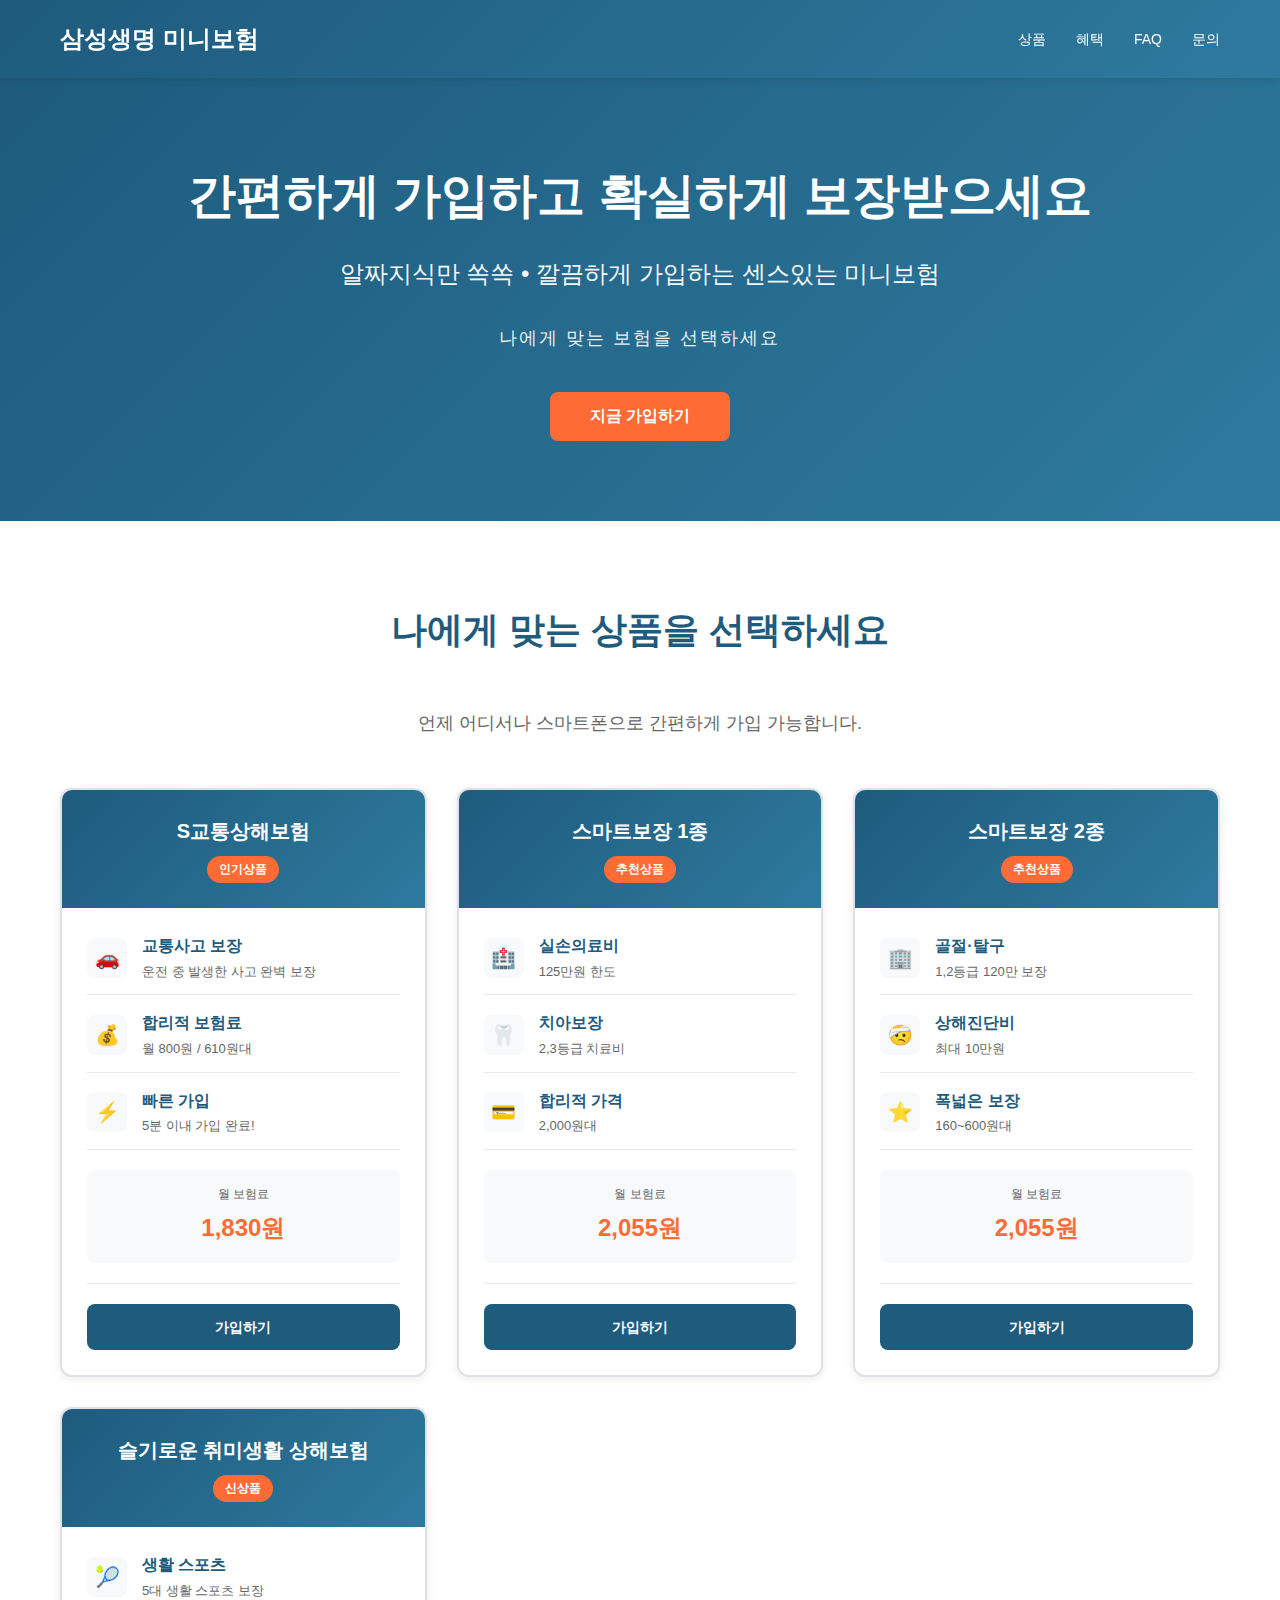
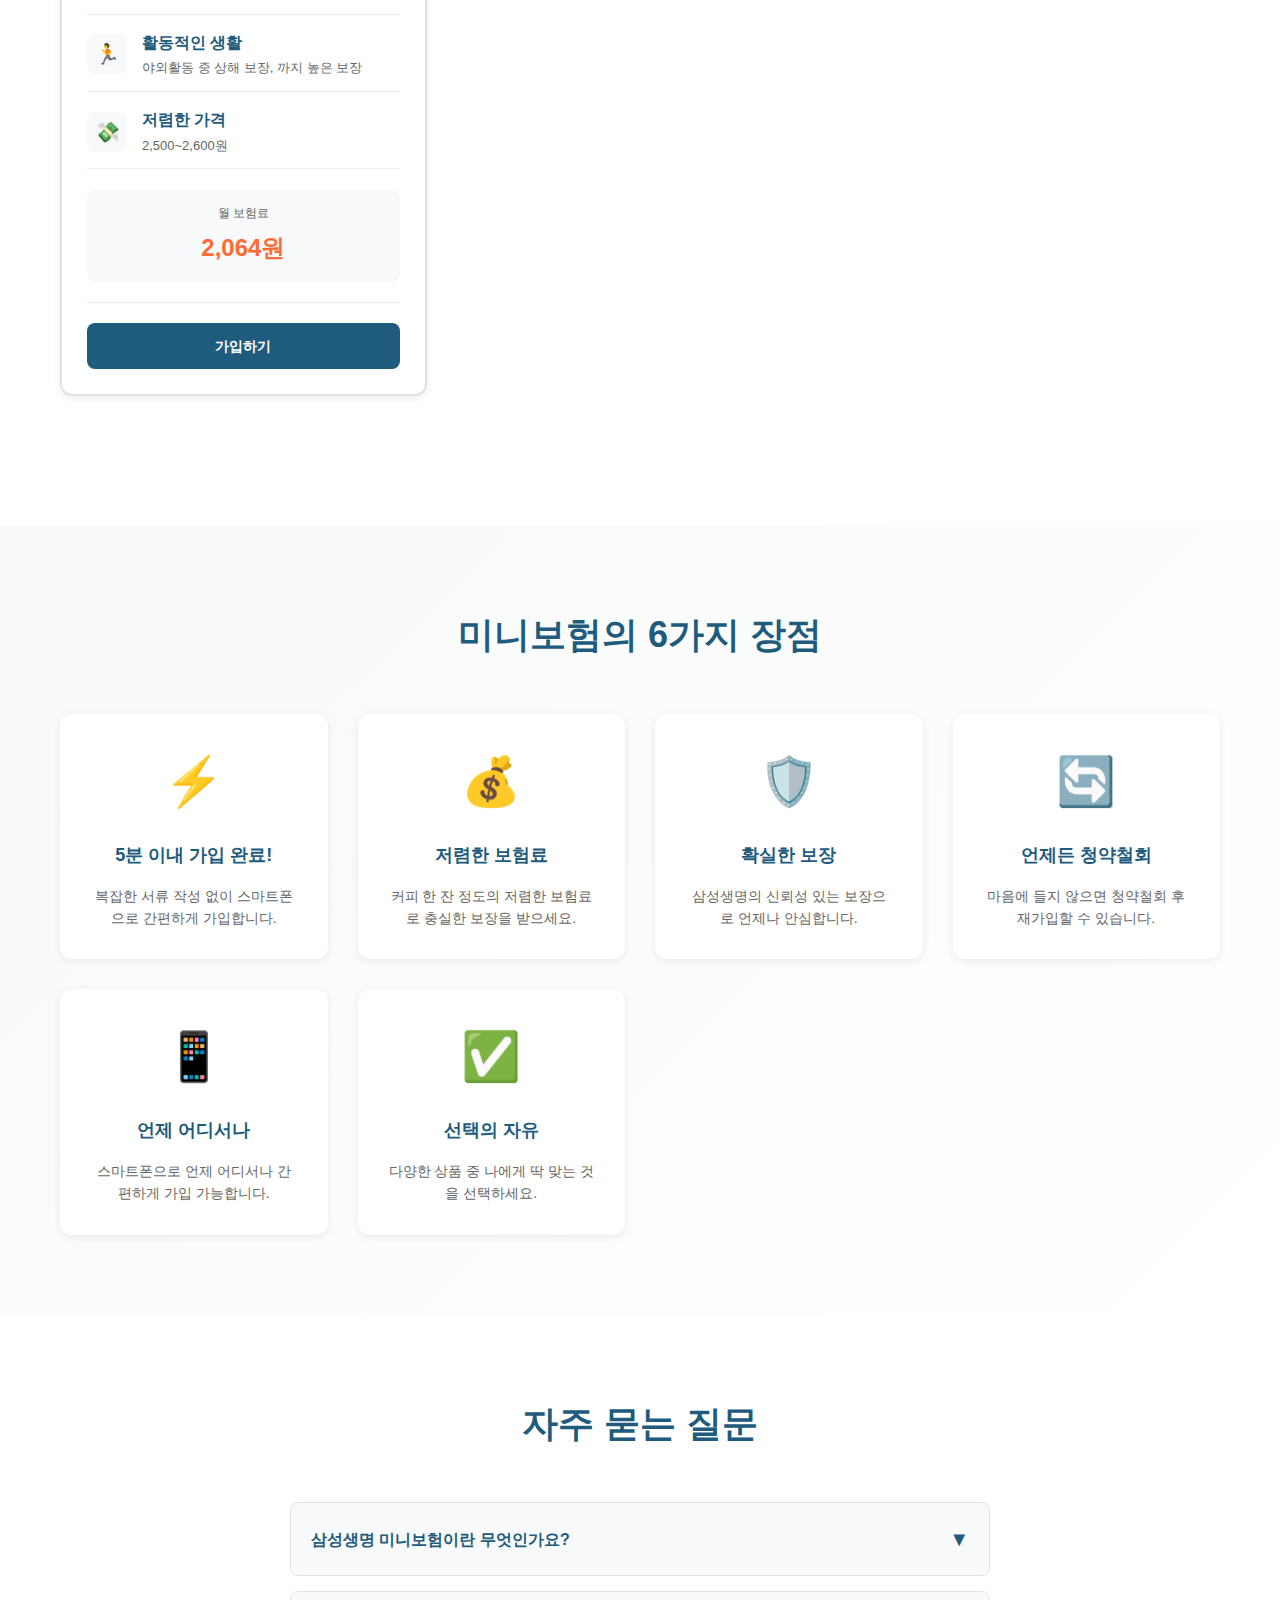
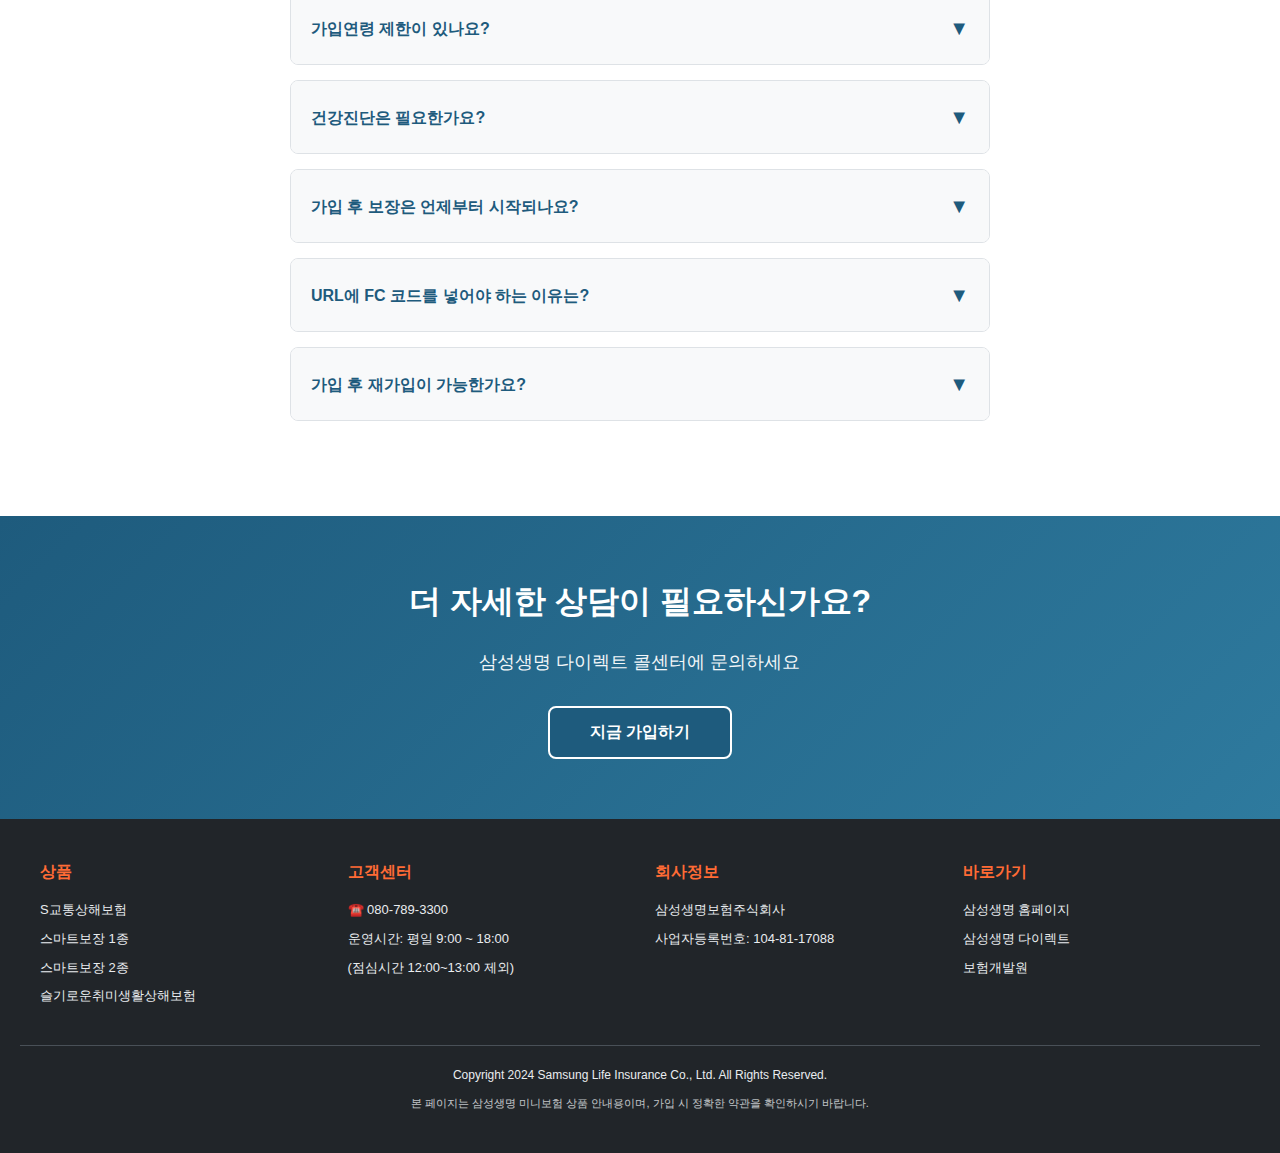
<file: index.html>
<!DOCTYPE html>
<html lang="ko">
<head>
    <meta charset="UTF-8">
    <meta name="viewport" content="width=device-width, initial-scale=1.0">
    <title>삼성생명 미니보험 - 간편하게 가입하세요</title>
    <style>
        :root {
            --color-primary: #1E5B7D;
            --color-primary-light: #2E7A9E;
            --color-primary-dark: #0D3A50;
            --color-accent: #FF6B35;
            --color-accent-light: #FF8C61;
            --color-success: #2ECC71;
            --color-gray-50: #F8F9FA;
            --color-gray-100: #E9ECEF;
            --color-gray-200: #DEE2E6;
            --color-gray-700: #495057;
            --color-gray-900: #212529;
            --color-white: #FFFFFF;
            --color-text: #333333;
            --color-text-light: #666666;
        }

        * {
            margin: 0;
            padding: 0;
            box-sizing: border-box;
        }

        body {
            font-family: 'Segoe UI', Tahoma, Geneva, Verdana, sans-serif;
            color: var(--color-text);
            background-color: var(--color-gray-50);
            line-height: 1.6;
        }

        header {
            background: linear-gradient(135deg, var(--color-primary) 0%, var(--color-primary-light) 100%);
            color: var(--color-white);
            padding: 20px 0;
            position: sticky;
            top: 0;
            z-index: 100;
            box-shadow: 0 2px 8px rgba(0, 0, 0, 0.1);
        }

        nav {
            max-width: 1200px;
            margin: 0 auto;
            padding: 0 20px;
            display: flex;
            justify-content: space-between;
            align-items: center;
        }

        .logo {
            font-size: 24px;
            font-weight: bold;
            color: var(--color-white);
        }

        nav ul {
            list-style: none;
            display: flex;
            gap: 30px;
            align-items: center;
        }

        nav a {
            color: var(--color-white);
            text-decoration: none;
            transition: opacity 0.3s;
            font-size: 14px;
        }

        nav a:hover {
            opacity: 0.8;
        }

        .hero {
            background: linear-gradient(135deg, var(--color-primary) 0%, var(--color-primary-light) 100%);
            color: var(--color-white);
            padding: 80px 20px;
            text-align: center;
        }

        .hero h1 {
            font-size: 48px;
            margin-bottom: 20px;
            font-weight: bold;
        }

        .hero .subtitle {
            font-size: 24px;
            margin-bottom: 30px;
            opacity: 0.95;
        }

        .hero .tagline {
            font-size: 18px;
            margin-bottom: 40px;
            opacity: 0.9;
            letter-spacing: 2px;
        }

        .btn {
            display: inline-block;
            padding: 14px 40px;
            background-color: var(--color-accent);
            color: var(--color-white);
            text-decoration: none;
            border-radius: 8px;
            font-size: 16px;
            font-weight: bold;
            transition: all 0.3s;
            border: none;
            cursor: pointer;
            text-align: center;
        }

        .btn:hover {
            background-color: var(--color-accent-light);
            transform: translateY(-3px);
            box-shadow: 0 8px 16px rgba(255, 107, 53, 0.3);
        }

        .btn-secondary {
            background-color: var(--color-primary);
            border: 2px solid var(--color-white);
        }

        .btn-secondary:hover {
            background-color: var(--color-white);
            color: var(--color-primary);
        }

        .container {
            max-width: 1200px;
            margin: 0 auto;
            padding: 0 20px;
        }

        .products {
            padding: 80px 20px;
            background-color: var(--color-white);
        }

        .section-title {
            text-align: center;
            font-size: 36px;
            margin-bottom: 50px;
            color: var(--color-primary);
            font-weight: bold;
        }

        .section-subtitle {
            text-align: center;
            font-size: 18px;
            color: var(--color-text-light);
            margin-bottom: 50px;
        }

        .products-grid {
            display: grid;
            grid-template-columns: repeat(auto-fit, minmax(280px, 1fr));
            gap: 30px;
            margin-bottom: 50px;
        }

        .product-card {
            background: var(--color-white);
            border: 2px solid var(--color-gray-200);
            border-radius: 12px;
            overflow: hidden;
            transition: all 0.3s;
            box-shadow: 0 2px 8px rgba(0, 0, 0, 0.08);
        }

        .product-card:hover {
            transform: translateY(-8px);
            box-shadow: 0 12px 24px rgba(0, 0, 0, 0.15);
            border-color: var(--color-primary);
        }

        .product-header {
            background: linear-gradient(135deg, var(--color-primary) 0%, var(--color-primary-light) 100%);
            color: var(--color-white);
            padding: 25px;
            text-align: center;
        }

        .product-header h3 {
            font-size: 20px;
            margin-bottom: 8px;
        }

        .product-badge {
            display: inline-block;
            background-color: var(--color-accent);
            color: var(--color-white);
            padding: 4px 12px;
            border-radius: 20px;
            font-size: 12px;
            font-weight: bold;
        }

        .product-body {
            padding: 25px;
        }

        .product-feature {
            display: flex;
            align-items: center;
            margin-bottom: 15px;
            padding-bottom: 12px;
            border-bottom: 1px solid var(--color-gray-100);
        }

        .product-feature:last-child {
            border-bottom: none;
            margin-bottom: 0;
        }

        .feature-icon {
            width: 40px;
            height: 40px;
            background-color: var(--color-gray-50);
            border-radius: 8px;
            display: flex;
            align-items: center;
            justify-content: center;
            margin-right: 15px;
            font-size: 20px;
            flex-shrink: 0;
        }

        .feature-text {
            flex: 1;
        }

        .feature-title {
            font-weight: bold;
            color: var(--color-primary);
            margin-bottom: 3px;
        }

        .feature-desc {
            font-size: 13px;
            color: var(--color-text-light);
        }

        .product-price {
            background-color: var(--color-gray-50);
            padding: 15px;
            border-radius: 8px;
            margin: 20px 0;
            text-align: center;
        }

        .price-label {
            font-size: 12px;
            color: var(--color-text-light);
            margin-bottom: 5px;
        }

        .price-value {
            font-size: 24px;
            font-weight: bold;
            color: var(--color-accent);
        }

        .product-footer {
            padding-top: 20px;
            border-top: 1px solid var(--color-gray-100);
        }

        .btn-signup {
            width: 100%;
            padding: 12px;
            background-color: var(--color-primary);
            color: var(--color-white);
            border: none;
            border-radius: 8px;
            font-size: 14px;
            font-weight: bold;
            cursor: pointer;
            transition: all 0.3s;
            text-decoration: none;
            display: block;
            text-align: center;
        }

        .btn-signup:hover {
            background-color: var(--color-primary-dark);
        }

        .benefits {
            background: linear-gradient(135deg, var(--color-gray-50) 0%, var(--color-white) 100%);
            padding: 80px 20px;
        }

        .benefits-grid {
            display: grid;
            grid-template-columns: repeat(auto-fit, minmax(250px, 1fr));
            gap: 30px;
        }

        .benefit-item {
            background: var(--color-white);
            padding: 30px;
            border-radius: 12px;
            text-align: center;
            box-shadow: 0 2px 8px rgba(0, 0, 0, 0.08);
        }

        .benefit-icon {
            font-size: 48px;
            margin-bottom: 20px;
        }

        .benefit-item h3 {
            font-size: 18px;
            margin-bottom: 15px;
            color: var(--color-primary);
        }

        .benefit-item p {
            color: var(--color-text-light);
            font-size: 14px;
            line-height: 1.6;
        }

        .faq {
            padding: 80px 20px;
            background-color: var(--color-white);
        }

        .faq-container {
            max-width: 700px;
            margin: 0 auto;
        }

        .faq-item {
            border: 1px solid var(--color-gray-200);
            border-radius: 8px;
            margin-bottom: 15px;
            overflow: hidden;
        }

        .faq-question {
            background-color: var(--color-gray-50);
            padding: 20px;
            cursor: pointer;
            display: flex;
            justify-content: space-between;
            align-items: center;
            font-weight: bold;
            color: var(--color-primary);
            user-select: none;
            transition: all 0.3s;
        }

        .faq-question:hover {
            background-color: var(--color-gray-100);
        }

        .faq-answer {
            padding: 20px;
            background-color: var(--color-white);
            display: none;
            color: var(--color-text-light);
        }

        .faq-answer.active {
            display: block;
        }

        .faq-toggle {
            font-size: 20px;
            transition: transform 0.3s;
        }

        .faq-toggle.active {
            transform: rotate(180deg);
        }

        .cta {
            background: linear-gradient(135deg, var(--color-primary) 0%, var(--color-primary-light) 100%);
            color: var(--color-white);
            padding: 60px 20px;
            text-align: center;
        }

        .cta h2 {
            font-size: 32px;
            margin-bottom: 20px;
        }

        .cta p {
            font-size: 18px;
            margin-bottom: 30px;
            opacity: 0.95;
        }

        footer {
            background-color: var(--color-gray-900);
            color: var(--color-white);
            padding: 40px 20px;
            text-align: center;
        }

        .footer-content {
            max-width: 1200px;
            margin: 0 auto;
            display: grid;
            grid-template-columns: repeat(auto-fit, minmax(200px, 1fr));
            gap: 30px;
            margin-bottom: 30px;
            text-align: left;
        }

        .footer-section h4 {
            margin-bottom: 15px;
            color: var(--color-accent);
        }

        .footer-section p,
        .footer-section a {
            color: var(--color-gray-100);
            font-size: 13px;
            text-decoration: none;
            margin-bottom: 8px;
            display: block;
        }

        .footer-section a:hover {
            color: var(--color-accent);
        }

        .footer-bottom {
            border-top: 1px solid var(--color-gray-700);
            padding-top: 20px;
            font-size: 12px;
            color: var(--color-gray-100);
        }

        @media (max-width: 768px) {
            .hero h1 {
                font-size: 32px;
            }
            .hero .subtitle {
                font-size: 18px;
            }
            .section-title {
                font-size: 28px;
            }
            nav ul {
                gap: 15px;
            }
            .products-grid {
                grid-template-columns: 1fr;
            }
            .benefits-grid {
                grid-template-columns: 1fr;
            }
        }
    </style>
</head>
<body>
    <!-- Header Navigation -->
    <header>
        <nav>
            <div class="logo">삼성생명 미니보험</div>
            <ul>
                <li><a href="#products">상품</a></li>
                <li><a href="#benefits">혜택</a></li>
                <li><a href="#faq">FAQ</a></li>
                <li><a href="#contact">문의</a></li>
            </ul>
        </nav>
    </header>

    <!-- Hero Section -->
    <section class="hero">
        <h1>간편하게 가입하고 확실하게 보장받으세요</h1>
        <p class="subtitle">알짜지식만 쏙쏙 • 깔끔하게 가입하는 센스있는 미니보험</p>
        <p class="tagline">나에게 맞는 보험을 선택하세요</p>
        <button class="btn" onclick="scrollToProducts()">지금 가입하기</button>
    </section>

    <!-- Products Section -->
    <section class="products" id="products">
        <div class="container">
            <h2 class="section-title">나에게 맞는 상품을 선택하세요</h2>
            <p class="section-subtitle">언제 어디서나 스마트폰으로 간편하게 가입 가능합니다.</p>

            <div class="products-grid">
                <!-- S교통상해보험 -->
                <div class="product-card">
                    <div class="product-header">
                        <h3>S교통상해보험</h3>
                        <span class="product-badge">인기상품</span>
                    </div>
                    <div class="product-body">
                        <div class="product-feature">
                            <div class="feature-icon">🚗</div>
                            <div class="feature-text">
                                <div class="feature-title">교통사고 보장</div>
                                <div class="feature-desc">운전 중 발생한 사고 완벽 보장</div>
                            </div>
                        </div>
                        <div class="product-feature">
                            <div class="feature-icon">💰</div>
                            <div class="feature-text">
                                <div class="feature-title">합리적 보험료</div>
                                <div class="feature-desc">월 800원 / 610원대</div>
                            </div>
                        </div>
                        <div class="product-feature">
                            <div class="feature-icon">⚡</div>
                            <div class="feature-text">
                                <div class="feature-title">빠른 가입</div>
                                <div class="feature-desc">5분 이내 가입 완료!</div>
                            </div>
                        </div>
                        <div class="product-price">
                            <div class="price-label">월 보험료</div>
                            <div class="price-value">1,830원</div>
                        </div>
                        <div class="product-footer">
                            <a href="https://direct.samsunglife.com/pAccident.eds?pagelndjhminifcpa332000ciddirectorgfcpa332000pAccidentimg00bigeventmainfcfcid0002184403" target="_blank" class="btn-signup">가입하기</a>
                        </div>
                    </div>
                </div>

                <!-- 스마트보장 1종 -->
                <div class="product-card">
                    <div class="product-header">
                        <h3>스마트보장 1종</h3>
                        <span class="product-badge">추천상품</span>
                    </div>
                    <div class="product-body">
                        <div class="product-feature">
                            <div class="feature-icon">🏥</div>
                            <div class="feature-text">
                                <div class="feature-title">실손의료비</div>
                                <div class="feature-desc">125만원 한도</div>
                            </div>
                        </div>
                        <div class="product-feature">
                            <div class="feature-icon">🦷</div>
                            <div class="feature-text">
                                <div class="feature-title">치아보장</div>
                                <div class="feature-desc">2,3등급 치료비</div>
                            </div>
                        </div>
                        <div class="product-feature">
                            <div class="feature-icon">💳</div>
                            <div class="feature-text">
                                <div class="feature-title">합리적 가격</div>
                                <div class="feature-desc">2,000원대</div>
                            </div>
                        </div>
                        <div class="product-price">
                            <div class="price-label">월 보험료</div>
                            <div class="price-value">2,055원</div>
                        </div>
                        <div class="product-footer">
                            <a href="https://direct.samsunglife.com/pSmart.eds?pagelndjhminifcmise500ciddirectorgfcmise500pSmartimg00bigeventmainbtnfcid0002184403" target="_blank" class="btn-signup">가입하기</a>
                        </div>
                    </div>
                </div>

                <!-- 스마트보장 2종 -->
                <div class="product-card">
                    <div class="product-header">
                        <h3>스마트보장 2종</h3>
                        <span class="product-badge">추천상품</span>
                    </div>
                    <div class="product-body">
                        <div class="product-feature">
                            <div class="feature-icon">🏢</div>
                            <div class="feature-text">
                                <div class="feature-title">골절·탈구</div>
                                <div class="feature-desc">1,2등급 120만 보장</div>
                            </div>
                        </div>
                        <div class="product-feature">
                            <div class="feature-icon">🤕</div>
                            <div class="feature-text">
                                <div class="feature-title">상해진단비</div>
                                <div class="feature-desc">최대 10만원</div>
                            </div>
                        </div>
                        <div class="product-feature">
                            <div class="feature-icon">⭐</div>
                            <div class="feature-text">
                                <div class="feature-title">폭넓은 보장</div>
                                <div class="feature-desc">160~600원대</div>
                            </div>
                        </div>
                        <div class="product-price">
                            <div class="price-label">월 보험료</div>
                            <div class="price-value">2,055원</div>
                        </div>
                        <div class="product-footer">
                            <a href="https://direct.samsunglife.com/pSmart.eds?pagelndjhminimonimopSmart2fcid0002184403" target="_blank" class="btn-signup">가입하기</a>
                        </div>
                    </div>
                </div>

                <!-- 슬기로운 취미생활 상해보험 -->
                <div class="product-card">
                    <div class="product-header">
                        <h3>슬기로운 취미생활 상해보험</h3>
                        <span class="product-badge">신상품</span>
                    </div>
                    <div class="product-body">
                        <div class="product-feature">
                            <div class="feature-icon">🎾</div>
                            <div class="feature-text">
                                <div class="feature-title">생활 스포츠</div>
                                <div class="feature-desc">5대 생활 스포츠 보장</div>
                            </div>
                        </div>
                        <div class="product-feature">
                            <div class="feature-icon">🏃</div>
                            <div class="feature-text">
                                <div class="feature-title">활동적인 생활</div>
                                <div class="feature-desc">야외활동 중 상해 보장, 까지 높은 보장</div>
                            </div>
                        </div>
                        <div class="product-feature">
                            <div class="feature-icon">💸</div>
                            <div class="feature-text">
                                <div class="feature-title">저렴한 가격</div>
                                <div class="feature-desc">2,500~2,600원</div>
                            </div>
                        </div>
                        <div class="product-price">
                            <div class="price-label">월 보험료</div>
                            <div class="price-value">2,064원</div>
                        </div>
                        <div class="product-footer">
                            <a href="https://direct.samsunglife.com/pSports.eds?pagelndjhminifcsports1fcid0002184403" target="_blank" class="btn-signup">가입하기</a>
                        </div>
                    </div>
                </div>
            </div>
        </div>
    </section>

    <!-- Benefits Section -->
    <section class="benefits" id="benefits">
        <div class="container">
            <h2 class="section-title">미니보험의 6가지 장점</h2>
            <div class="benefits-grid">
                <div class="benefit-item">
                    <div class="benefit-icon">⚡</div>
                    <h3>5분 이내 가입 완료!</h3>
                    <p>복잡한 서류 작성 없이 스마트폰으로 간편하게 가입합니다.</p>
                </div>
                <div class="benefit-item">
                    <div class="benefit-icon">💰</div>
                    <h3>저렴한 보험료</h3>
                    <p>커피 한 잔 정도의 저렴한 보험료로 충실한 보장을 받으세요.</p>
                </div>
                <div class="benefit-item">
                    <div class="benefit-icon">🛡️</div>
                    <h3>확실한 보장</h3>
                    <p>삼성생명의 신뢰성 있는 보장으로 언제나 안심합니다.</p>
                </div>
                <div class="benefit-item">
                    <div class="benefit-icon">🔄</div>
                    <h3>언제든 청약철회</h3>
                    <p>마음에 들지 않으면 청약철회 후 재가입할 수 있습니다.</p>
                </div>
                <div class="benefit-item">
                    <div class="benefit-icon">📱</div>
                    <h3>언제 어디서나</h3>
                    <p>스마트폰으로 언제 어디서나 간편하게 가입 가능합니다.</p>
                </div>
                <div class="benefit-item">
                    <div class="benefit-icon">✅</div>
                    <h3>선택의 자유</h3>
                    <p>다양한 상품 중 나에게 딱 맞는 것을 선택하세요.</p>
                </div>
            </div>
        </div>
    </section>

    <!-- FAQ Section -->
    <section class="faq" id="faq">
        <div class="container">
            <h2 class="section-title">자주 묻는 질문</h2>
            <div class="faq-container">
                <div class="faq-item">
                    <div class="faq-question" onclick="toggleFaq(this)">
                        <span>삼성생명 미니보험이란 무엇인가요?</span>
                        <span class="faq-toggle">▼</span>
                    </div>
                    <div class="faq-answer">
                        <p>삼성생명의 미니보험은 보험료는 저렴하지만 필수 보장을 챙긴 소액 단기 상품입니다. 기존 보험의 빈틈을 채우기에 좋습니다.</p>
                        <p style="margin-top: 10px;">- S교통상해보험: 월 610~800원<br>- 스마트보장 1종: 월 2,055원<br>- 스마트보장 2종: 월 2,055원<br>- 슬기로운 취미생활상해보험: 월 2,064원</p>
                    </div>
                </div>

                <div class="faq-item">
                    <div class="faq-question" onclick="toggleFaq(this)">
                        <span>가입연령 제한이 있나요?</span>
                        <span class="faq-toggle">▼</span>
                    </div>
                    <div class="faq-answer">
                        <p>상품별로 다르지만 보통 만 19세~64세입니다.</p>
                        <p style="margin-top: 10px;">- S교통상해보험: 만 19~64세<br>- 스마트보장보험: 만 20~55세<br>- 슬기로운취미생활상해보험: 만 20~64세</p>
                    </div>
                </div>

                <div class="faq-item">
                    <div class="faq-question" onclick="toggleFaq(this)">
                        <span>건강진단은 필요한가요?</span>
                        <span class="faq-toggle">▼</span>
                    </div>
                    <div class="faq-answer">
                        <p>대부분의 경우 간단한 건강진단만으로 가입이 가능합니다.</p>
                        <p style="margin-top: 10px;">신계약 및 직전 2년내 가입한 계약의 건강진단보험금을 합산하여 연령별 무진단 한도를 초과할 경우 건강진단을 실시합니다.</p>
                    </div>
                </div>

                <div class="faq-item">
                    <div class="faq-question" onclick="toggleFaq(this)">
                        <span>가입 후 보장은 언제부터 시작되나요?</span>
                        <span class="faq-toggle">▼</span>
                    </div>
                    <div class="faq-answer">
                        <p>보험료가 정상 인출되면 당일 또는 익일부터 보장이 시작됩니다.</p>
                        <p style="margin-top: 10px;">다만, 보험료 출금 시간에 따라 은행 전산 점검 시간에 겹칠 수 있으므로 가급적 낮은 시간대에 진행하시기 바랍니다.</p>
                    </div>
                </div>

                <div class="faq-item">
                    <div class="faq-question" onclick="toggleFaq(this)">
                        <span>URL에 FC 코드를 넣어야 하는 이유는?</span>
                        <span class="faq-toggle">▼</span>
                    </div>
                    <div class="faq-answer">
                        <p>네, 매우 중요합니다! URL 가장 마지막 부분(=)에 반드시 FC사번을 넣어서 가입해야 모집 및 수금 담당 컨설턴트가 정상적으로 반영됩니다.</p>
                        <p style="margin-top: 10px;">코드가 누락되거나 잘못 입력된 경우, 다이렉트 채널로 반영되오니 주의해주세요.</p>
                    </div>
                </div>

                <div class="faq-item">
                    <div class="faq-question" onclick="toggleFaq(this)">
                        <span>가입 후 재가입이 가능한가요?</span>
                        <span class="faq-toggle">▼</span>
                    </div>
                    <div class="faq-answer">
                        <p>네, 가능합니다. 마음에 들지 않으면 청약철회 후 재가입할 수 있습니다.</p>
                        <p style="margin-top: 10px;">다만, 특정 시간대(23:30~00:30)에 가입한 경우 보험료 출금이 되지 않을 수 있으니 가급적 이 시간을 피해서 진행해주세요.</p>
                    </div>
                </div>
            </div>
        </div>
    </section>

    <!-- CTA Section -->
    <section class="cta" id="contact">
        <div class="container">
            <h2>더 자세한 상담이 필요하신가요?</h2>
            <p>삼성생명 다이렉트 콜센터에 문의하세요</p>
            <button class="btn btn-secondary" onclick="scrollToProducts()">지금 가입하기</button>
        </div>
    </section>

    <!-- Footer -->
    <footer>
        <div class="footer-content">
            <div class="footer-section">
                <h4>상품</h4>
                <a href="#products">S교통상해보험</a>
                <a href="#products">스마트보장 1종</a>
                <a href="#products">스마트보장 2종</a>
                <a href="#products">슬기로운취미생활상해보험</a>
            </div>
            <div class="footer-section">
                <h4>고객센터</h4>
                <p>☎️ 080-789-3300</p>
                <p>운영시간: 평일 9:00 ~ 18:00</p>
                <p>(점심시간 12:00~13:00 제외)</p>
            </div>
            <div class="footer-section">
                <h4>회사정보</h4>
                <p>삼성생명보험주식회사</p>
                <p>사업자등록번호: 104-81-17088</p>
            </div>
            <div class="footer-section">
                <h4>바로가기</h4>
                <a href="https://www.samsunglife.com">삼성생명 홈페이지</a>
                <a href="https://direct.samsunglife.com">삼성생명 다이렉트</a>
                <a href="https://www.kiri.or.kr">보험개발원</a>
            </div>
        </div>
        <div class="footer-bottom">
            <p>Copyright 2024 Samsung Life Insurance Co., Ltd. All Rights Reserved.</p>
            <p style="margin-top: 10px; font-size: 11px; opacity: 0.8;">본 페이지는 삼성생명 미니보험 상품 안내용이며, 가입 시 정확한 약관을 확인하시기 바랍니다.</p>
        </div>
    </footer>

    <script>
        function scrollToProducts() {
            document.getElementById('products').scrollIntoView({ behavior: 'smooth' });
        }

        function toggleFaq(element) {
            const question = element;
            const answer = question.nextElementSibling;
            const toggle = question.querySelector('.faq-toggle');

            // Close all other answers
            document.querySelectorAll('.faq-answer.active').forEach(activeAnswer => {
                if (activeAnswer !== answer) {
                    activeAnswer.classList.remove('active');
                    activeAnswer.previousElementSibling.querySelector('.faq-toggle').classList.remove('active');
                }
            });

            // Toggle current answer
            answer.classList.toggle('active');
            toggle.classList.toggle('active');

            // Smooth scroll for navigation links
            document.querySelectorAll('nav a').forEach(link => {
                link.addEventListener('click', function(e) {
                    const href = this.getAttribute('href');
                    if (href.startsWith('#')) {
                        e.preventDefault();
                        const element = document.querySelector(href);
                        if (element) {
                            element.scrollIntoView({ behavior: 'smooth' });
                        }
                    }
                });
            });
        }
    </script>
</body>
</html>
</file>
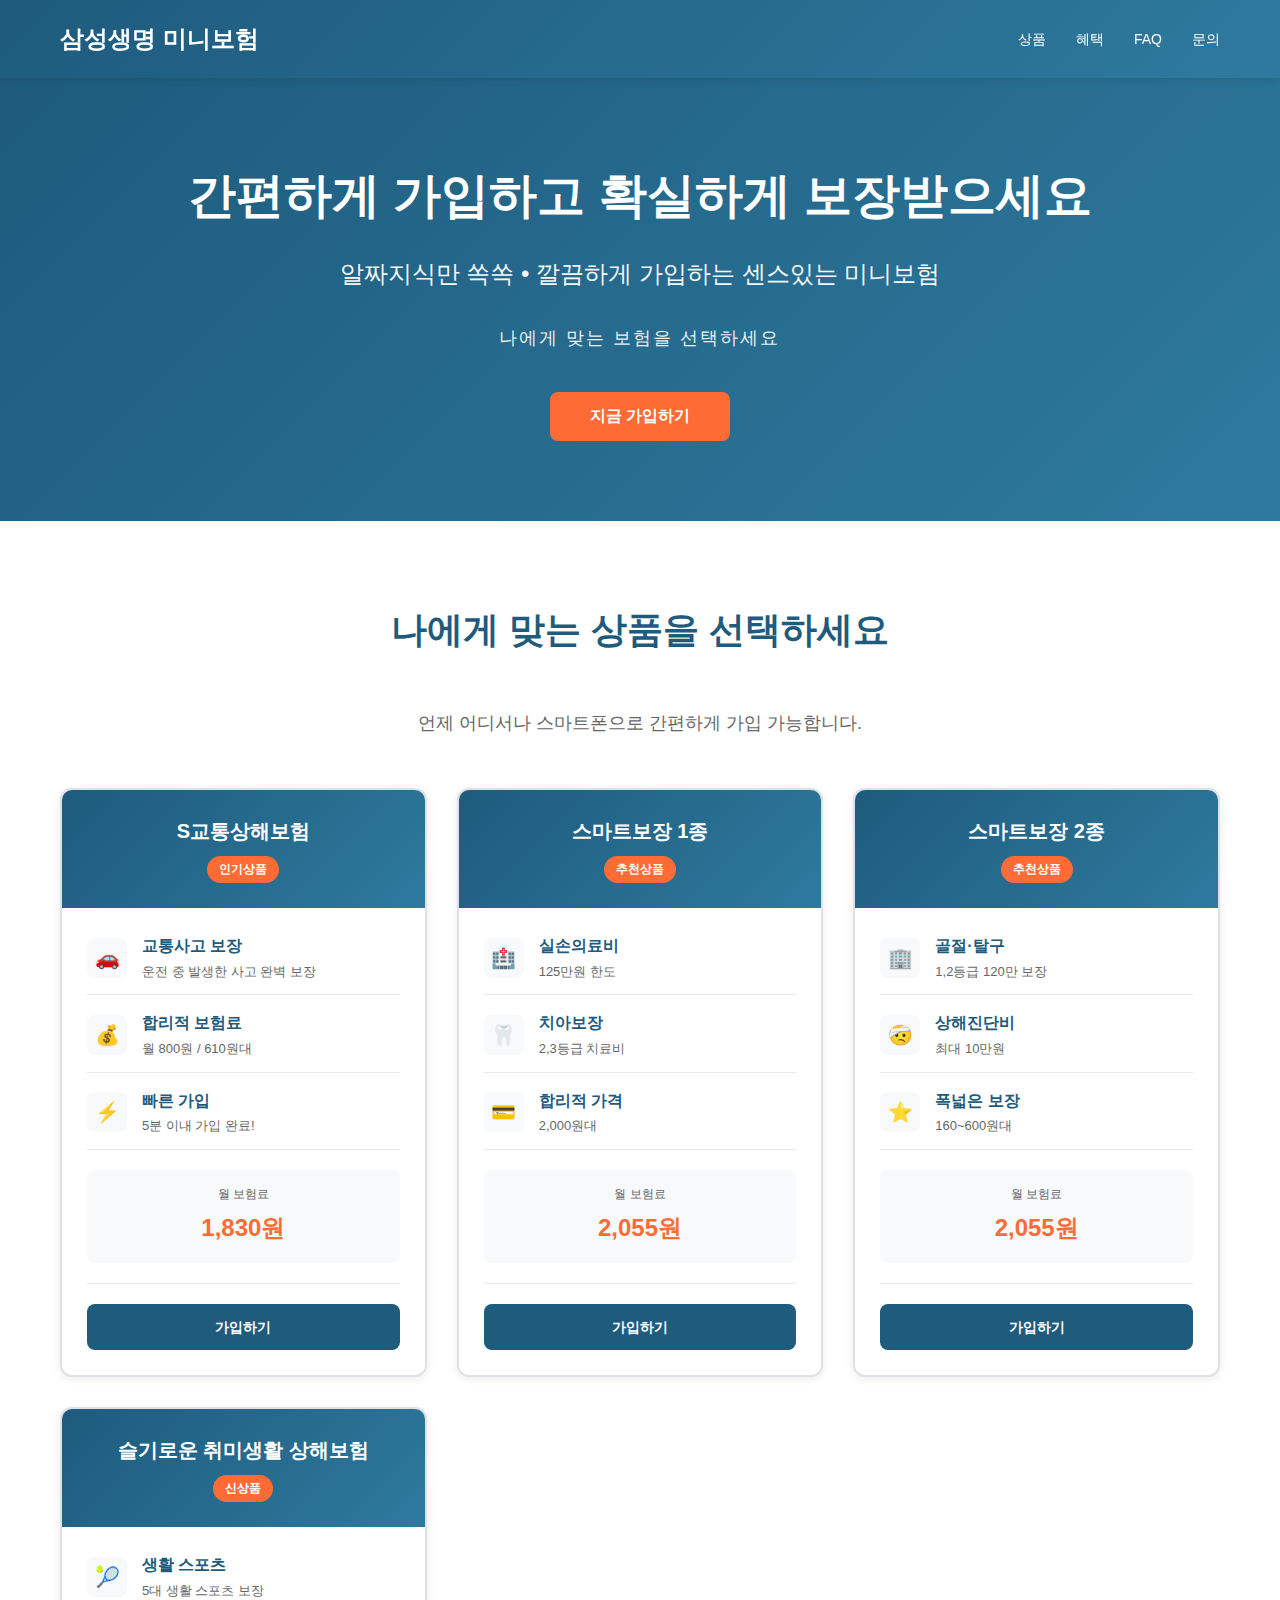
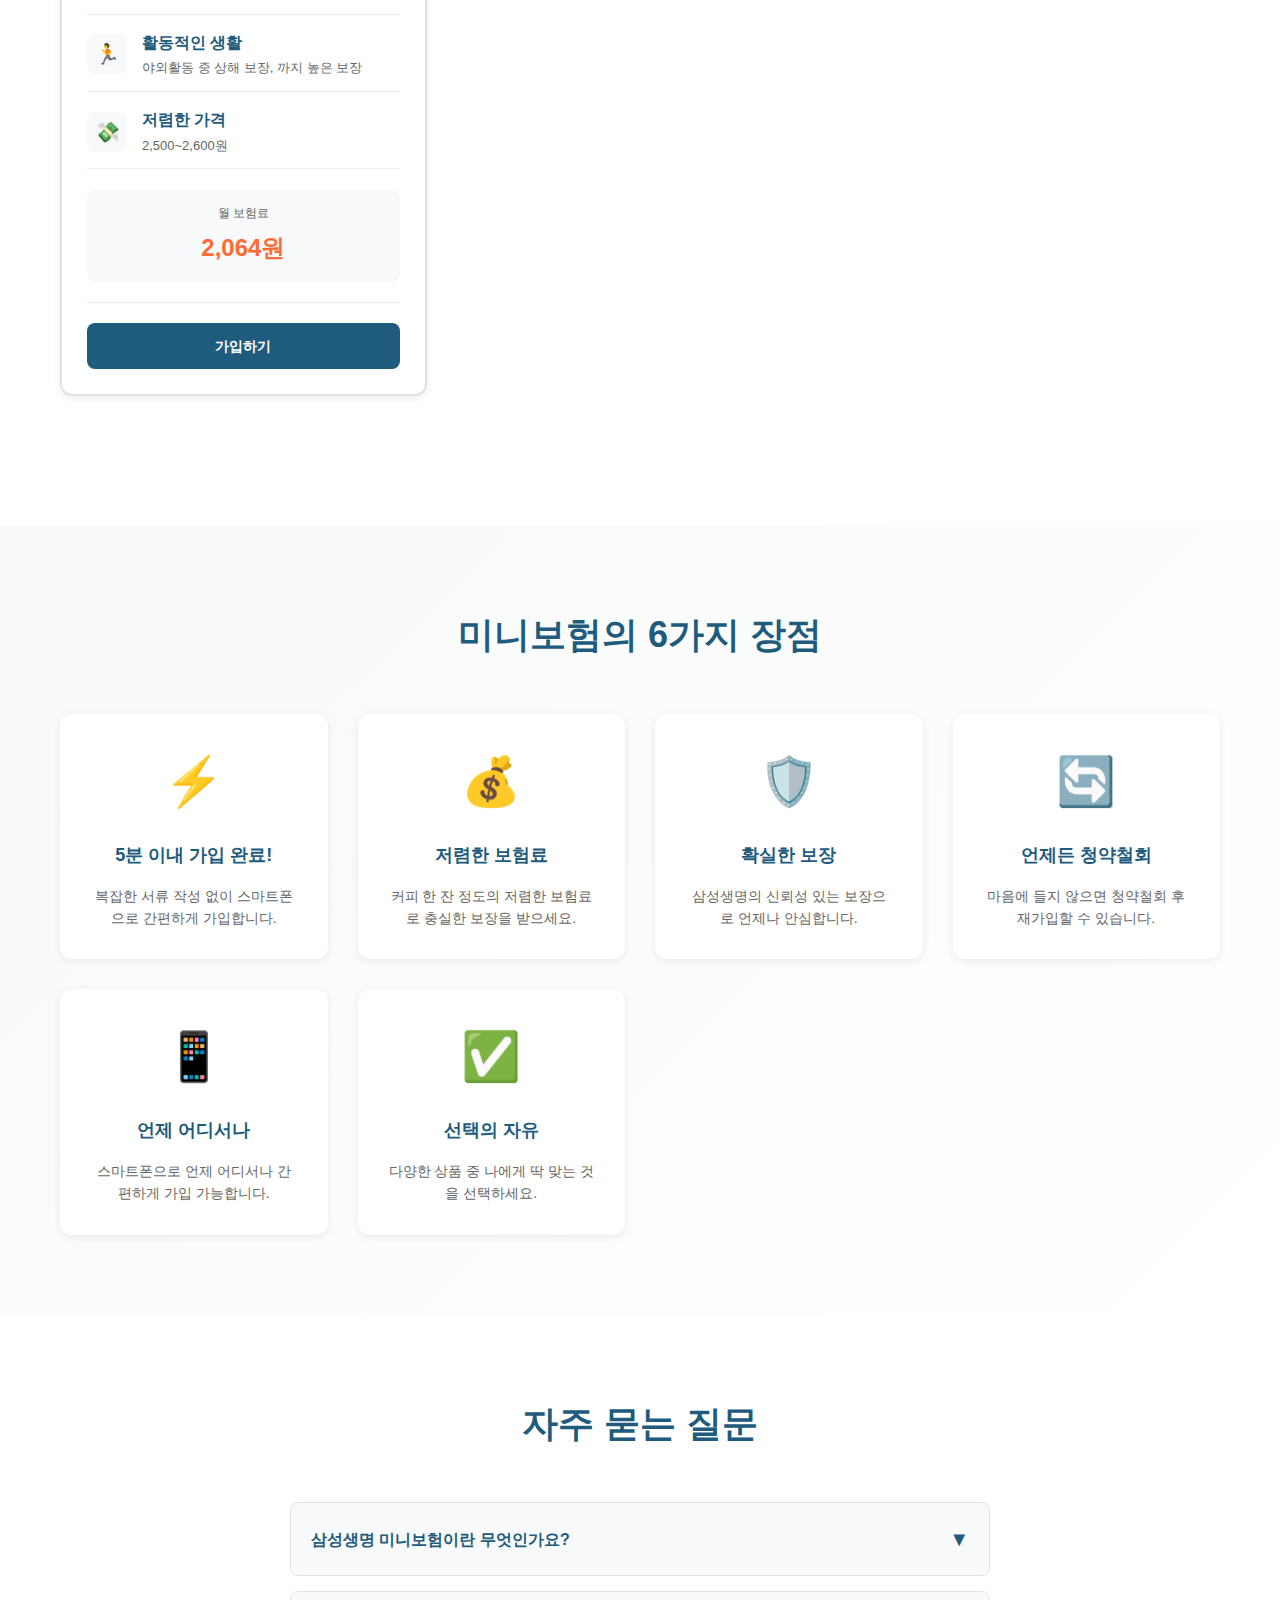
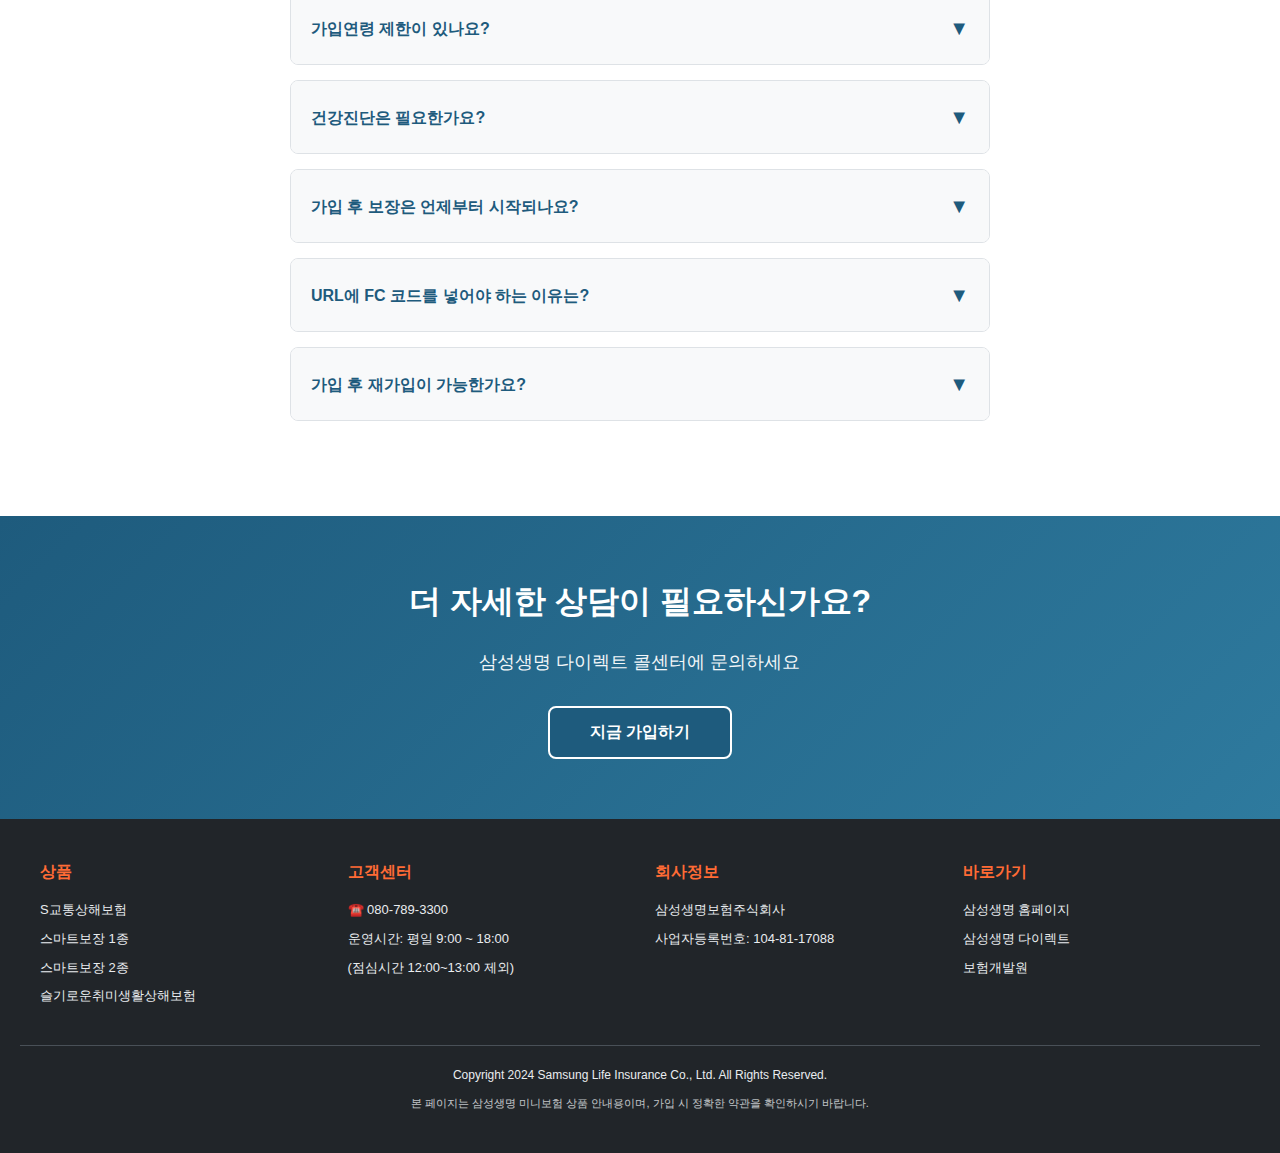
<file: Samsung Mini Insurance.html>
<!DOCTYPE html>
<html lang="ko">
<head>
    <meta charset="UTF-8">
    <meta name="viewport" content="width=device-width, initial-scale=1.0">
    <title>삼성생명 미니보험 - 간편하게 가입하세요</title>
    <style>
        :root {
            --color-primary: #1E5B7D;
            --color-primary-light: #2E7A9E;
            --color-primary-dark: #0D3A50;
            --color-accent: #FF6B35;
            --color-accent-light: #FF8C61;
            --color-success: #2ECC71;
            --color-gray-50: #F8F9FA;
            --color-gray-100: #E9ECEF;
            --color-gray-200: #DEE2E6;
            --color-gray-700: #495057;
            --color-gray-900: #212529;
            --color-white: #FFFFFF;
            --color-text: #333333;
            --color-text-light: #666666;
        }

        * {
            margin: 0;
            padding: 0;
            box-sizing: border-box;
        }

        body {
            font-family: 'Segoe UI', Tahoma, Geneva, Verdana, sans-serif;
            color: var(--color-text);
            background-color: var(--color-gray-50);
            line-height: 1.6;
        }

        header {
            background: linear-gradient(135deg, var(--color-primary) 0%, var(--color-primary-light) 100%);
            color: var(--color-white);
            padding: 20px 0;
            position: sticky;
            top: 0;
            z-index: 100;
            box-shadow: 0 2px 8px rgba(0, 0, 0, 0.1);
        }

        nav {
            max-width: 1200px;
            margin: 0 auto;
            padding: 0 20px;
            display: flex;
            justify-content: space-between;
            align-items: center;
        }

        .logo {
            font-size: 24px;
            font-weight: bold;
            color: var(--color-white);
        }

        nav ul {
            list-style: none;
            display: flex;
            gap: 30px;
            align-items: center;
        }

        nav a {
            color: var(--color-white);
            text-decoration: none;
            transition: opacity 0.3s;
            font-size: 14px;
        }

        nav a:hover {
            opacity: 0.8;
        }

        .hero {
            background: linear-gradient(135deg, var(--color-primary) 0%, var(--color-primary-light) 100%);
            color: var(--color-white);
            padding: 80px 20px;
            text-align: center;
        }

        .hero h1 {
            font-size: 48px;
            margin-bottom: 20px;
            font-weight: bold;
        }

        .hero .subtitle {
            font-size: 24px;
            margin-bottom: 30px;
            opacity: 0.95;
        }

        .hero .tagline {
            font-size: 18px;
            margin-bottom: 40px;
            opacity: 0.9;
            letter-spacing: 2px;
        }

        .btn {
            display: inline-block;
            padding: 14px 40px;
            background-color: var(--color-accent);
            color: var(--color-white);
            text-decoration: none;
            border-radius: 8px;
            font-size: 16px;
            font-weight: bold;
            transition: all 0.3s;
            border: none;
            cursor: pointer;
            text-align: center;
        }

        .btn:hover {
            background-color: var(--color-accent-light);
            transform: translateY(-3px);
            box-shadow: 0 8px 16px rgba(255, 107, 53, 0.3);
        }

        .btn-secondary {
            background-color: var(--color-primary);
            border: 2px solid var(--color-white);
        }

        .btn-secondary:hover {
            background-color: var(--color-white);
            color: var(--color-primary);
        }

        .container {
            max-width: 1200px;
            margin: 0 auto;
            padding: 0 20px;
        }

        .products {
            padding: 80px 20px;
            background-color: var(--color-white);
        }

        .section-title {
            text-align: center;
            font-size: 36px;
            margin-bottom: 50px;
            color: var(--color-primary);
            font-weight: bold;
        }

        .section-subtitle {
            text-align: center;
            font-size: 18px;
            color: var(--color-text-light);
            margin-bottom: 50px;
        }

        .products-grid {
            display: grid;
            grid-template-columns: repeat(auto-fit, minmax(280px, 1fr));
            gap: 30px;
            margin-bottom: 50px;
        }

        .product-card {
            background: var(--color-white);
            border: 2px solid var(--color-gray-200);
            border-radius: 12px;
            overflow: hidden;
            transition: all 0.3s;
            box-shadow: 0 2px 8px rgba(0, 0, 0, 0.08);
        }

        .product-card:hover {
            transform: translateY(-8px);
            box-shadow: 0 12px 24px rgba(0, 0, 0, 0.15);
            border-color: var(--color-primary);
        }

        .product-header {
            background: linear-gradient(135deg, var(--color-primary) 0%, var(--color-primary-light) 100%);
            color: var(--color-white);
            padding: 25px;
            text-align: center;
        }

        .product-header h3 {
            font-size: 20px;
            margin-bottom: 8px;
        }

        .product-badge {
            display: inline-block;
            background-color: var(--color-accent);
            color: var(--color-white);
            padding: 4px 12px;
            border-radius: 20px;
            font-size: 12px;
            font-weight: bold;
        }

        .product-body {
            padding: 25px;
        }

        .product-feature {
            display: flex;
            align-items: center;
            margin-bottom: 15px;
            padding-bottom: 12px;
            border-bottom: 1px solid var(--color-gray-100);
        }

        .product-feature:last-child {
            border-bottom: none;
            margin-bottom: 0;
        }

        .feature-icon {
            width: 40px;
            height: 40px;
            background-color: var(--color-gray-50);
            border-radius: 8px;
            display: flex;
            align-items: center;
            justify-content: center;
            margin-right: 15px;
            font-size: 20px;
            flex-shrink: 0;
        }

        .feature-text {
            flex: 1;
        }

        .feature-title {
            font-weight: bold;
            color: var(--color-primary);
            margin-bottom: 3px;
        }

        .feature-desc {
            font-size: 13px;
            color: var(--color-text-light);
        }

        .product-price {
            background-color: var(--color-gray-50);
            padding: 15px;
            border-radius: 8px;
            margin: 20px 0;
            text-align: center;
        }

        .price-label {
            font-size: 12px;
            color: var(--color-text-light);
            margin-bottom: 5px;
        }

        .price-value {
            font-size: 24px;
            font-weight: bold;
            color: var(--color-accent);
        }

        .product-footer {
            padding-top: 20px;
            border-top: 1px solid var(--color-gray-100);
        }

        .btn-signup {
            width: 100%;
            padding: 12px;
            background-color: var(--color-primary);
            color: var(--color-white);
            border: none;
            border-radius: 8px;
            font-size: 14px;
            font-weight: bold;
            cursor: pointer;
            transition: all 0.3s;
            text-decoration: none;
            display: block;
            text-align: center;
        }

        .btn-signup:hover {
            background-color: var(--color-primary-dark);
        }

        .benefits {
            background: linear-gradient(135deg, var(--color-gray-50) 0%, var(--color-white) 100%);
            padding: 80px 20px;
        }

        .benefits-grid {
            display: grid;
            grid-template-columns: repeat(auto-fit, minmax(250px, 1fr));
            gap: 30px;
        }

        .benefit-item {
            background: var(--color-white);
            padding: 30px;
            border-radius: 12px;
            text-align: center;
            box-shadow: 0 2px 8px rgba(0, 0, 0, 0.08);
        }

        .benefit-icon {
            font-size: 48px;
            margin-bottom: 20px;
        }

        .benefit-item h3 {
            font-size: 18px;
            margin-bottom: 15px;
            color: var(--color-primary);
        }

        .benefit-item p {
            color: var(--color-text-light);
            font-size: 14px;
            line-height: 1.6;
        }

        .faq {
            padding: 80px 20px;
            background-color: var(--color-white);
        }

        .faq-container {
            max-width: 700px;
            margin: 0 auto;
        }

        .faq-item {
            border: 1px solid var(--color-gray-200);
            border-radius: 8px;
            margin-bottom: 15px;
            overflow: hidden;
        }

        .faq-question {
            background-color: var(--color-gray-50);
            padding: 20px;
            cursor: pointer;
            display: flex;
            justify-content: space-between;
            align-items: center;
            font-weight: bold;
            color: var(--color-primary);
            user-select: none;
            transition: all 0.3s;
        }

        .faq-question:hover {
            background-color: var(--color-gray-100);
        }

        .faq-answer {
            padding: 20px;
            background-color: var(--color-white);
            display: none;
            color: var(--color-text-light);
        }

        .faq-answer.active {
            display: block;
        }

        .faq-toggle {
            font-size: 20px;
            transition: transform 0.3s;
        }

        .faq-toggle.active {
            transform: rotate(180deg);
        }

        .cta {
            background: linear-gradient(135deg, var(--color-primary) 0%, var(--color-primary-light) 100%);
            color: var(--color-white);
            padding: 60px 20px;
            text-align: center;
        }

        .cta h2 {
            font-size: 32px;
            margin-bottom: 20px;
        }

        .cta p {
            font-size: 18px;
            margin-bottom: 30px;
            opacity: 0.95;
        }

        footer {
            background-color: var(--color-gray-900);
            color: var(--color-white);
            padding: 40px 20px;
            text-align: center;
        }

        .footer-content {
            max-width: 1200px;
            margin: 0 auto;
            display: grid;
            grid-template-columns: repeat(auto-fit, minmax(200px, 1fr));
            gap: 30px;
            margin-bottom: 30px;
            text-align: left;
        }

        .footer-section h4 {
            margin-bottom: 15px;
            color: var(--color-accent);
        }

        .footer-section p,
        .footer-section a {
            color: var(--color-gray-100);
            font-size: 13px;
            text-decoration: none;
            margin-bottom: 8px;
            display: block;
        }

        .footer-section a:hover {
            color: var(--color-accent);
        }

        .footer-bottom {
            border-top: 1px solid var(--color-gray-700);
            padding-top: 20px;
            font-size: 12px;
            color: var(--color-gray-100);
        }

        @media (max-width: 768px) {
            .hero h1 {
                font-size: 32px;
            }
            .hero .subtitle {
                font-size: 18px;
            }
            .section-title {
                font-size: 28px;
            }
            nav ul {
                gap: 15px;
            }
            .products-grid {
                grid-template-columns: 1fr;
            }
            .benefits-grid {
                grid-template-columns: 1fr;
            }
        }
    </style>
</head>
<body>
    <!-- Header Navigation -->
    <header>
        <nav>
            <div class="logo">삼성생명 미니보험</div>
            <ul>
                <li><a href="#products">상품</a></li>
                <li><a href="#benefits">혜택</a></li>
                <li><a href="#faq">FAQ</a></li>
                <li><a href="#contact">문의</a></li>
            </ul>
        </nav>
    </header>

    <!-- Hero Section -->
    <section class="hero">
        <h1>간편하게 가입하고 확실하게 보장받으세요</h1>
        <p class="subtitle">알짜지식만 쏙쏙 • 깔끔하게 가입하는 센스있는 미니보험</p>
        <p class="tagline">나에게 맞는 보험을 선택하세요</p>
        <button class="btn" onclick="scrollToProducts()">지금 가입하기</button>
    </section>

    <!-- Products Section -->
    <section class="products" id="products">
        <div class="container">
            <h2 class="section-title">나에게 맞는 상품을 선택하세요</h2>
            <p class="section-subtitle">언제 어디서나 스마트폰으로 간편하게 가입 가능합니다.</p>

            <div class="products-grid">
                <!-- S교통상해보험 -->
                <div class="product-card">
                    <div class="product-header">
                        <h3>S교통상해보험</h3>
                        <span class="product-badge">인기상품</span>
                    </div>
                    <div class="product-body">
                        <div class="product-feature">
                            <div class="feature-icon">🚗</div>
                            <div class="feature-text">
                                <div class="feature-title">교통사고 보장</div>
                                <div class="feature-desc">운전 중 발생한 사고 완벽 보장</div>
                            </div>
                        </div>
                        <div class="product-feature">
                            <div class="feature-icon">💰</div>
                            <div class="feature-text">
                                <div class="feature-title">합리적 보험료</div>
                                <div class="feature-desc">월 800원 / 610원대</div>
                            </div>
                        </div>
                        <div class="product-feature">
                            <div class="feature-icon">⚡</div>
                            <div class="feature-text">
                                <div class="feature-title">빠른 가입</div>
                                <div class="feature-desc">5분 이내 가입 완료!</div>
                            </div>
                        </div>
                        <div class="product-price">
                            <div class="price-label">월 보험료</div>
                            <div class="price-value">1,830원</div>
                        </div>
                        <div class="product-footer">
                            <a href="https://direct.samsunglife.com/pAccident.eds?pagelndjhminifcpa332000ciddirectorgfcpa332000pAccidentimg00bigeventmainfcfcid0002184403" target="_blank" class="btn-signup">가입하기</a>
                        </div>
                    </div>
                </div>

                <!-- 스마트보장 1종 -->
                <div class="product-card">
                    <div class="product-header">
                        <h3>스마트보장 1종</h3>
                        <span class="product-badge">추천상품</span>
                    </div>
                    <div class="product-body">
                        <div class="product-feature">
                            <div class="feature-icon">🏥</div>
                            <div class="feature-text">
                                <div class="feature-title">실손의료비</div>
                                <div class="feature-desc">125만원 한도</div>
                            </div>
                        </div>
                        <div class="product-feature">
                            <div class="feature-icon">🦷</div>
                            <div class="feature-text">
                                <div class="feature-title">치아보장</div>
                                <div class="feature-desc">2,3등급 치료비</div>
                            </div>
                        </div>
                        <div class="product-feature">
                            <div class="feature-icon">💳</div>
                            <div class="feature-text">
                                <div class="feature-title">합리적 가격</div>
                                <div class="feature-desc">2,000원대</div>
                            </div>
                        </div>
                        <div class="product-price">
                            <div class="price-label">월 보험료</div>
                            <div class="price-value">2,055원</div>
                        </div>
                        <div class="product-footer">
                            <a href="https://direct.samsunglife.com/pSmart.eds?pagelndjhminifcmise500ciddirectorgfcmise500pSmartimg00bigeventmainbtnfcid0002184403" target="_blank" class="btn-signup">가입하기</a>
                        </div>
                    </div>
                </div>

                <!-- 스마트보장 2종 -->
                <div class="product-card">
                    <div class="product-header">
                        <h3>스마트보장 2종</h3>
                        <span class="product-badge">추천상품</span>
                    </div>
                    <div class="product-body">
                        <div class="product-feature">
                            <div class="feature-icon">🏢</div>
                            <div class="feature-text">
                                <div class="feature-title">골절·탈구</div>
                                <div class="feature-desc">1,2등급 120만 보장</div>
                            </div>
                        </div>
                        <div class="product-feature">
                            <div class="feature-icon">🤕</div>
                            <div class="feature-text">
                                <div class="feature-title">상해진단비</div>
                                <div class="feature-desc">최대 10만원</div>
                            </div>
                        </div>
                        <div class="product-feature">
                            <div class="feature-icon">⭐</div>
                            <div class="feature-text">
                                <div class="feature-title">폭넓은 보장</div>
                                <div class="feature-desc">160~600원대</div>
                            </div>
                        </div>
                        <div class="product-price">
                            <div class="price-label">월 보험료</div>
                            <div class="price-value">2,055원</div>
                        </div>
                        <div class="product-footer">
                            <a href="https://direct.samsunglife.com/pSmart.eds?pagelndjhminimonimopSmart2fcid0002184403" target="_blank" class="btn-signup">가입하기</a>
                        </div>
                    </div>
                </div>

                <!-- 슬기로운 취미생활 상해보험 -->
                <div class="product-card">
                    <div class="product-header">
                        <h3>슬기로운 취미생활 상해보험</h3>
                        <span class="product-badge">신상품</span>
                    </div>
                    <div class="product-body">
                        <div class="product-feature">
                            <div class="feature-icon">🎾</div>
                            <div class="feature-text">
                                <div class="feature-title">생활 스포츠</div>
                                <div class="feature-desc">5대 생활 스포츠 보장</div>
                            </div>
                        </div>
                        <div class="product-feature">
                            <div class="feature-icon">🏃</div>
                            <div class="feature-text">
                                <div class="feature-title">활동적인 생활</div>
                                <div class="feature-desc">야외활동 중 상해 보장, 까지 높은 보장</div>
                            </div>
                        </div>
                        <div class="product-feature">
                            <div class="feature-icon">💸</div>
                            <div class="feature-text">
                                <div class="feature-title">저렴한 가격</div>
                                <div class="feature-desc">2,500~2,600원</div>
                            </div>
                        </div>
                        <div class="product-price">
                            <div class="price-label">월 보험료</div>
                            <div class="price-value">2,064원</div>
                        </div>
                        <div class="product-footer">
                            <a href="https://direct.samsunglife.com/pSports.eds?pagelndjhminifcsports1fcid0002184403" target="_blank" class="btn-signup">가입하기</a>
                        </div>
                    </div>
                </div>
            </div>
        </div>
    </section>

    <!-- Benefits Section -->
    <section class="benefits" id="benefits">
        <div class="container">
            <h2 class="section-title">미니보험의 6가지 장점</h2>
            <div class="benefits-grid">
                <div class="benefit-item">
                    <div class="benefit-icon">⚡</div>
                    <h3>5분 이내 가입 완료!</h3>
                    <p>복잡한 서류 작성 없이 스마트폰으로 간편하게 가입합니다.</p>
                </div>
                <div class="benefit-item">
                    <div class="benefit-icon">💰</div>
                    <h3>저렴한 보험료</h3>
                    <p>커피 한 잔 정도의 저렴한 보험료로 충실한 보장을 받으세요.</p>
                </div>
                <div class="benefit-item">
                    <div class="benefit-icon">🛡️</div>
                    <h3>확실한 보장</h3>
                    <p>삼성생명의 신뢰성 있는 보장으로 언제나 안심합니다.</p>
                </div>
                <div class="benefit-item">
                    <div class="benefit-icon">🔄</div>
                    <h3>언제든 청약철회</h3>
                    <p>마음에 들지 않으면 청약철회 후 재가입할 수 있습니다.</p>
                </div>
                <div class="benefit-item">
                    <div class="benefit-icon">📱</div>
                    <h3>언제 어디서나</h3>
                    <p>스마트폰으로 언제 어디서나 간편하게 가입 가능합니다.</p>
                </div>
                <div class="benefit-item">
                    <div class="benefit-icon">✅</div>
                    <h3>선택의 자유</h3>
                    <p>다양한 상품 중 나에게 딱 맞는 것을 선택하세요.</p>
                </div>
            </div>
        </div>
    </section>

    <!-- FAQ Section -->
    <section class="faq" id="faq">
        <div class="container">
            <h2 class="section-title">자주 묻는 질문</h2>
            <div class="faq-container">
                <div class="faq-item">
                    <div class="faq-question" onclick="toggleFaq(this)">
                        <span>삼성생명 미니보험이란 무엇인가요?</span>
                        <span class="faq-toggle">▼</span>
                    </div>
                    <div class="faq-answer">
                        <p>삼성생명의 미니보험은 보험료는 저렴하지만 필수 보장을 챙긴 소액 단기 상품입니다. 기존 보험의 빈틈을 채우기에 좋습니다.</p>
                        <p style="margin-top: 10px;">- S교통상해보험: 월 610~800원<br>- 스마트보장 1종: 월 2,055원<br>- 스마트보장 2종: 월 2,055원<br>- 슬기로운 취미생활상해보험: 월 2,064원</p>
                    </div>
                </div>

                <div class="faq-item">
                    <div class="faq-question" onclick="toggleFaq(this)">
                        <span>가입연령 제한이 있나요?</span>
                        <span class="faq-toggle">▼</span>
                    </div>
                    <div class="faq-answer">
                        <p>상품별로 다르지만 보통 만 19세~64세입니다.</p>
                        <p style="margin-top: 10px;">- S교통상해보험: 만 19~64세<br>- 스마트보장보험: 만 20~55세<br>- 슬기로운취미생활상해보험: 만 20~64세</p>
                    </div>
                </div>

                <div class="faq-item">
                    <div class="faq-question" onclick="toggleFaq(this)">
                        <span>건강진단은 필요한가요?</span>
                        <span class="faq-toggle">▼</span>
                    </div>
                    <div class="faq-answer">
                        <p>대부분의 경우 간단한 건강진단만으로 가입이 가능합니다.</p>
                        <p style="margin-top: 10px;">신계약 및 직전 2년내 가입한 계약의 건강진단보험금을 합산하여 연령별 무진단 한도를 초과할 경우 건강진단을 실시합니다.</p>
                    </div>
                </div>

                <div class="faq-item">
                    <div class="faq-question" onclick="toggleFaq(this)">
                        <span>가입 후 보장은 언제부터 시작되나요?</span>
                        <span class="faq-toggle">▼</span>
                    </div>
                    <div class="faq-answer">
                        <p>보험료가 정상 인출되면 당일 또는 익일부터 보장이 시작됩니다.</p>
                        <p style="margin-top: 10px;">다만, 보험료 출금 시간에 따라 은행 전산 점검 시간에 겹칠 수 있으므로 가급적 낮은 시간대에 진행하시기 바랍니다.</p>
                    </div>
                </div>

                <div class="faq-item">
                    <div class="faq-question" onclick="toggleFaq(this)">
                        <span>URL에 FC 코드를 넣어야 하는 이유는?</span>
                        <span class="faq-toggle">▼</span>
                    </div>
                    <div class="faq-answer">
                        <p>네, 매우 중요합니다! URL 가장 마지막 부분(=)에 반드시 FC사번을 넣어서 가입해야 모집 및 수금 담당 컨설턴트가 정상적으로 반영됩니다.</p>
                        <p style="margin-top: 10px;">코드가 누락되거나 잘못 입력된 경우, 다이렉트 채널로 반영되오니 주의해주세요.</p>
                    </div>
                </div>

                <div class="faq-item">
                    <div class="faq-question" onclick="toggleFaq(this)">
                        <span>가입 후 재가입이 가능한가요?</span>
                        <span class="faq-toggle">▼</span>
                    </div>
                    <div class="faq-answer">
                        <p>네, 가능합니다. 마음에 들지 않으면 청약철회 후 재가입할 수 있습니다.</p>
                        <p style="margin-top: 10px;">다만, 특정 시간대(23:30~00:30)에 가입한 경우 보험료 출금이 되지 않을 수 있으니 가급적 이 시간을 피해서 진행해주세요.</p>
                    </div>
                </div>
            </div>
        </div>
    </section>

    <!-- CTA Section -->
    <section class="cta" id="contact">
        <div class="container">
            <h2>더 자세한 상담이 필요하신가요?</h2>
            <p>삼성생명 다이렉트 콜센터에 문의하세요</p>
            <button class="btn btn-secondary" onclick="scrollToProducts()">지금 가입하기</button>
        </div>
    </section>

    <!-- Footer -->
    <footer>
        <div class="footer-content">
            <div class="footer-section">
                <h4>상품</h4>
                <a href="#products">S교통상해보험</a>
                <a href="#products">스마트보장 1종</a>
                <a href="#products">스마트보장 2종</a>
                <a href="#products">슬기로운취미생활상해보험</a>
            </div>
            <div class="footer-section">
                <h4>고객센터</h4>
                <p>☎️ 080-789-3300</p>
                <p>운영시간: 평일 9:00 ~ 18:00</p>
                <p>(점심시간 12:00~13:00 제외)</p>
            </div>
            <div class="footer-section">
                <h4>회사정보</h4>
                <p>삼성생명보험주식회사</p>
                <p>사업자등록번호: 104-81-17088</p>
            </div>
            <div class="footer-section">
                <h4>바로가기</h4>
                <a href="https://www.samsunglife.com">삼성생명 홈페이지</a>
                <a href="https://direct.samsunglife.com">삼성생명 다이렉트</a>
                <a href="https://www.kiri.or.kr">보험개발원</a>
            </div>
        </div>
        <div class="footer-bottom">
            <p>Copyright 2024 Samsung Life Insurance Co., Ltd. All Rights Reserved.</p>
            <p style="margin-top: 10px; font-size: 11px; opacity: 0.8;">본 페이지는 삼성생명 미니보험 상품 안내용이며, 가입 시 정확한 약관을 확인하시기 바랍니다.</p>
        </div>
    </footer>

    <script>
        function scrollToProducts() {
            document.getElementById('products').scrollIntoView({ behavior: 'smooth' });
        }

        function toggleFaq(element) {
            const question = element;
            const answer = question.nextElementSibling;
            const toggle = question.querySelector('.faq-toggle');

            // Close all other answers
            document.querySelectorAll('.faq-answer.active').forEach(activeAnswer => {
                if (activeAnswer !== answer) {
                    activeAnswer.classList.remove('active');
                    activeAnswer.previousElementSibling.querySelector('.faq-toggle').classList.remove('active');
                }
            });

            // Toggle current answer
            answer.classList.toggle('active');
            toggle.classList.toggle('active');

            // Smooth scroll for navigation links
            document.querySelectorAll('nav a').forEach(link => {
                link.addEventListener('click', function(e) {
                    const href = this.getAttribute('href');
                    if (href.startsWith('#')) {
                        e.preventDefault();
                        const element = document.querySelector(href);
                        if (element) {
                            element.scrollIntoView({ behavior: 'smooth' });
                        }
                    }
                });
            });
        }
    </script>
</body>
</html>
</file>
